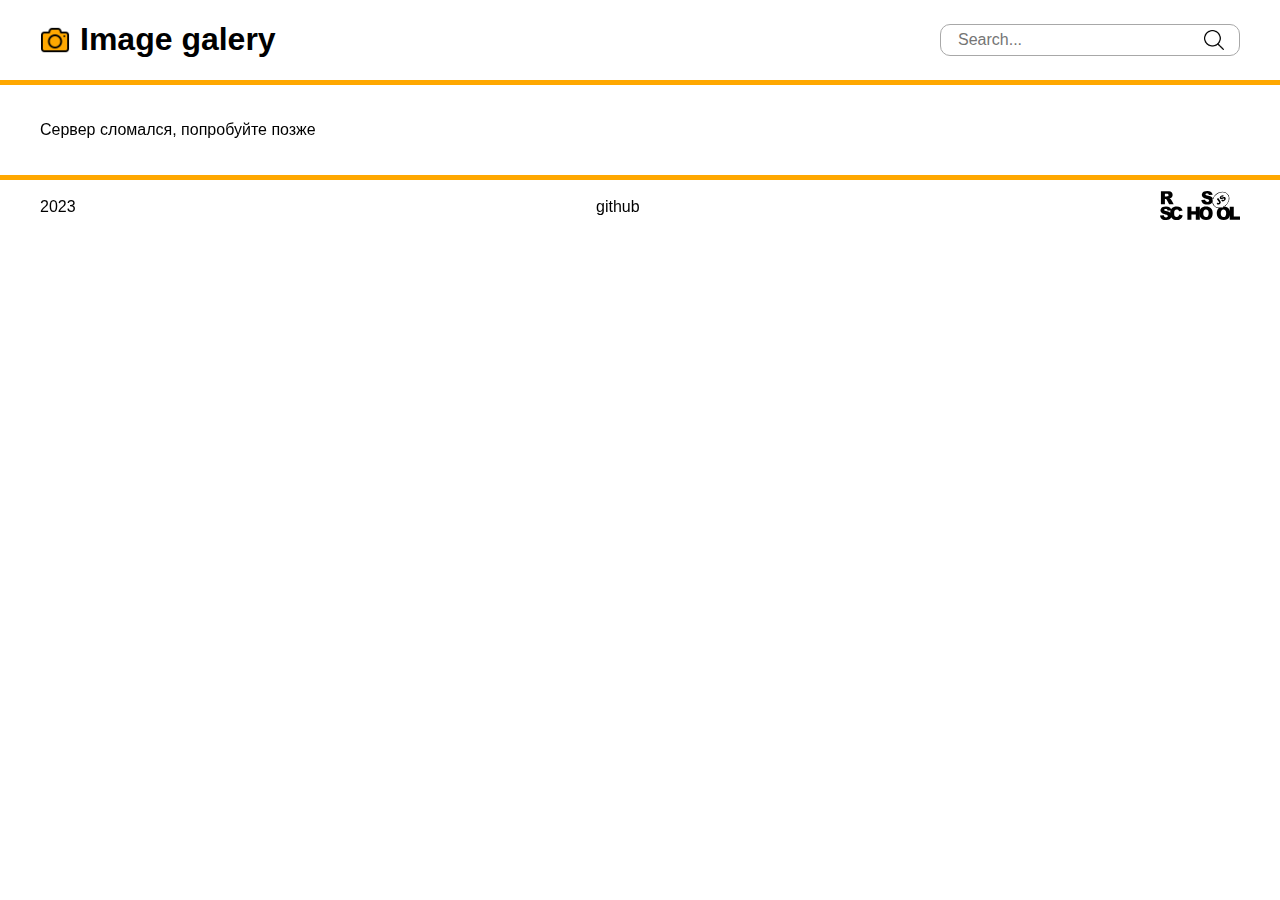
<file: image-galery/index.html>
<!DOCTYPE html>
<html lang="en">
<head>
    <meta charset="UTF-8">
    <meta name="viewport" content="width=device-width, initial-scale=1.0">
    <title>Image galery</title>
    <link rel="stylesheet" href="css/normalize.css">
    <link rel="stylesheet" href="css/style.css">
</head>
<body>
    <header class="header">
        <div class="container header-container">
            <div class="logo-wrapper">
                <img class="logo-img" src="image/logo.png" alt="logo" width="30" height="30">
                <h1 class="header-title">Image galery</h1>
            </div>
            <form class="search">
                <input type="text" class="search-input" placeholder="Search..." autofocus autocomplete="off">
                <div class="cancel-btn"></div>
                <button class="search-btn"></button>
            </form>
        </div>
    </header>

    <div class="container">
        <div class="app"></div>
    </div>

    <footer class="footer">
        <div class="container footer-container">
            <div class="year">2023</div>
            <a class="gh-link" href="https://github.com/Aguloff" target="_blank">github</a>
            <a href="https://rs.school/js-stage0/" target="_blank">
                <img class="rs-logo" src="image/rs_school_js.svg" alt="logo rs" width="80" height="30">
            </a>
        </div>
    </footer>
    <script src="index.js"></script>
</body>
</html>
</file>
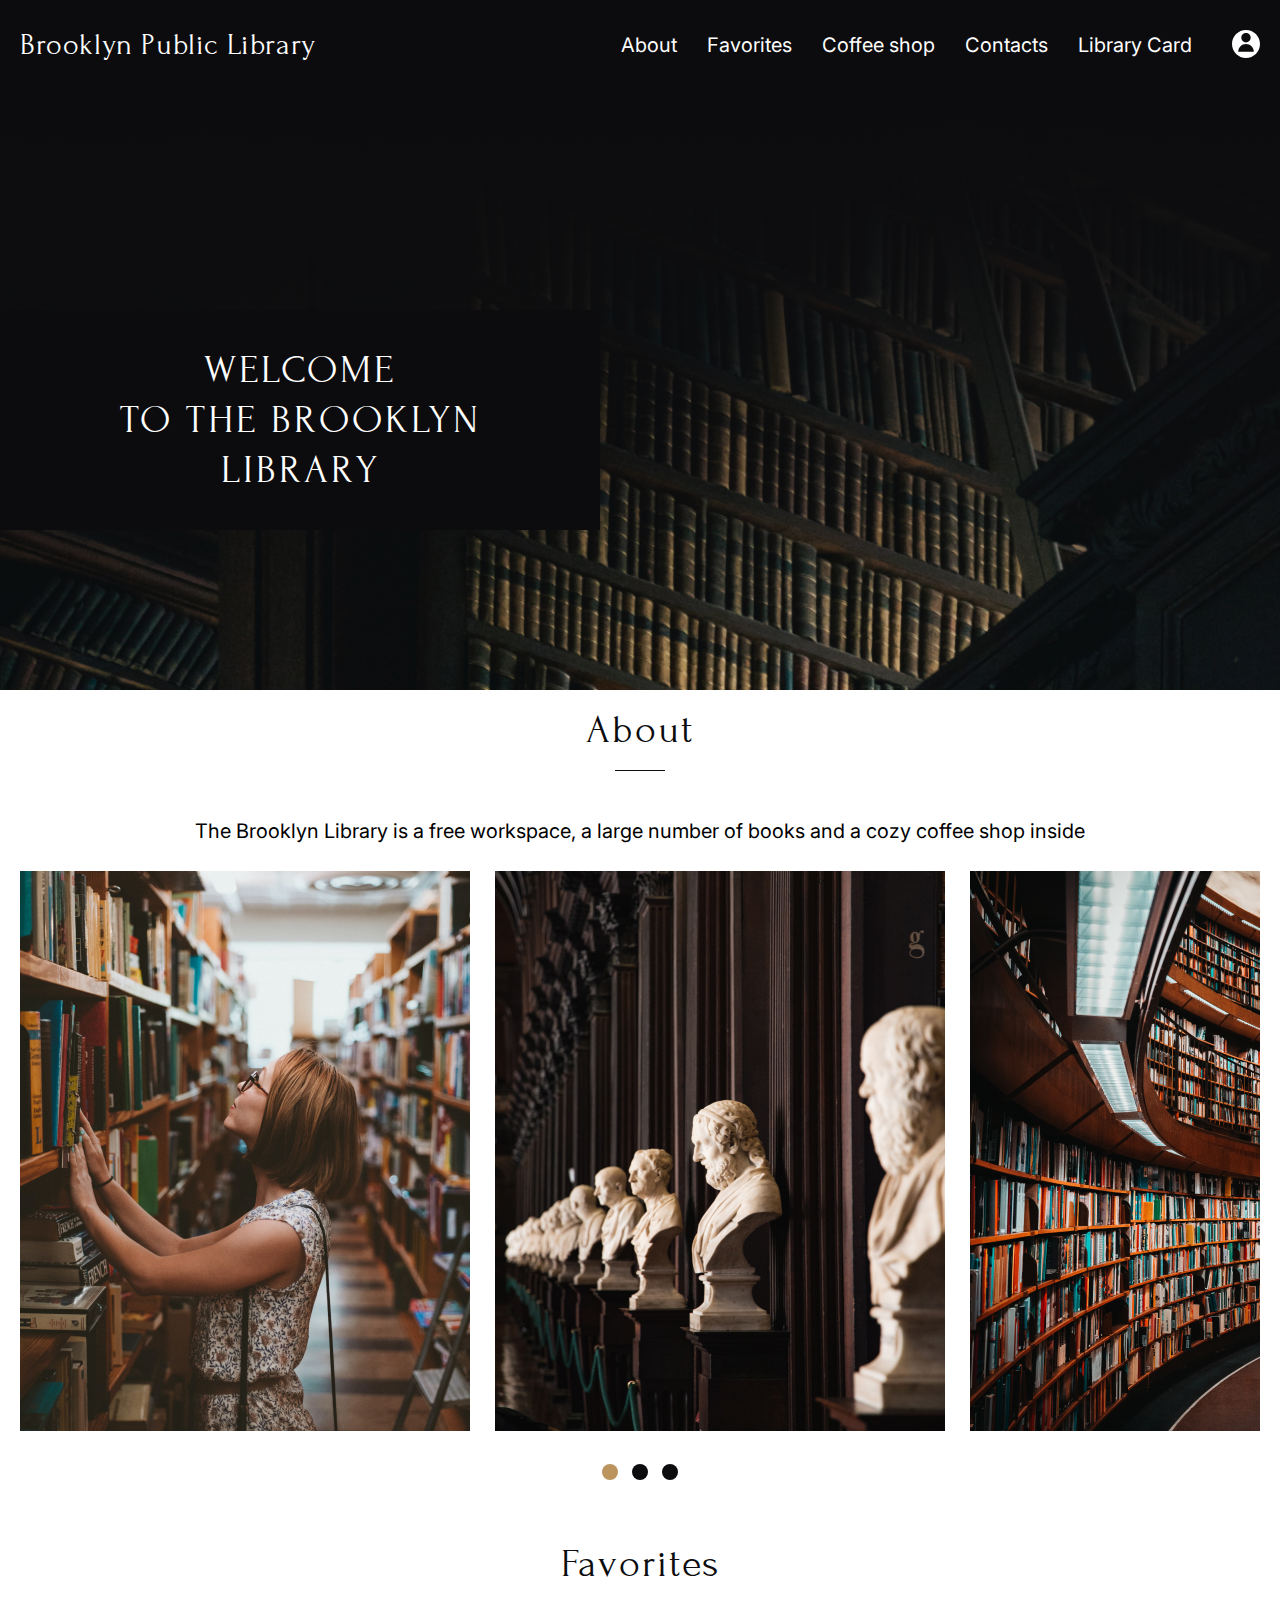
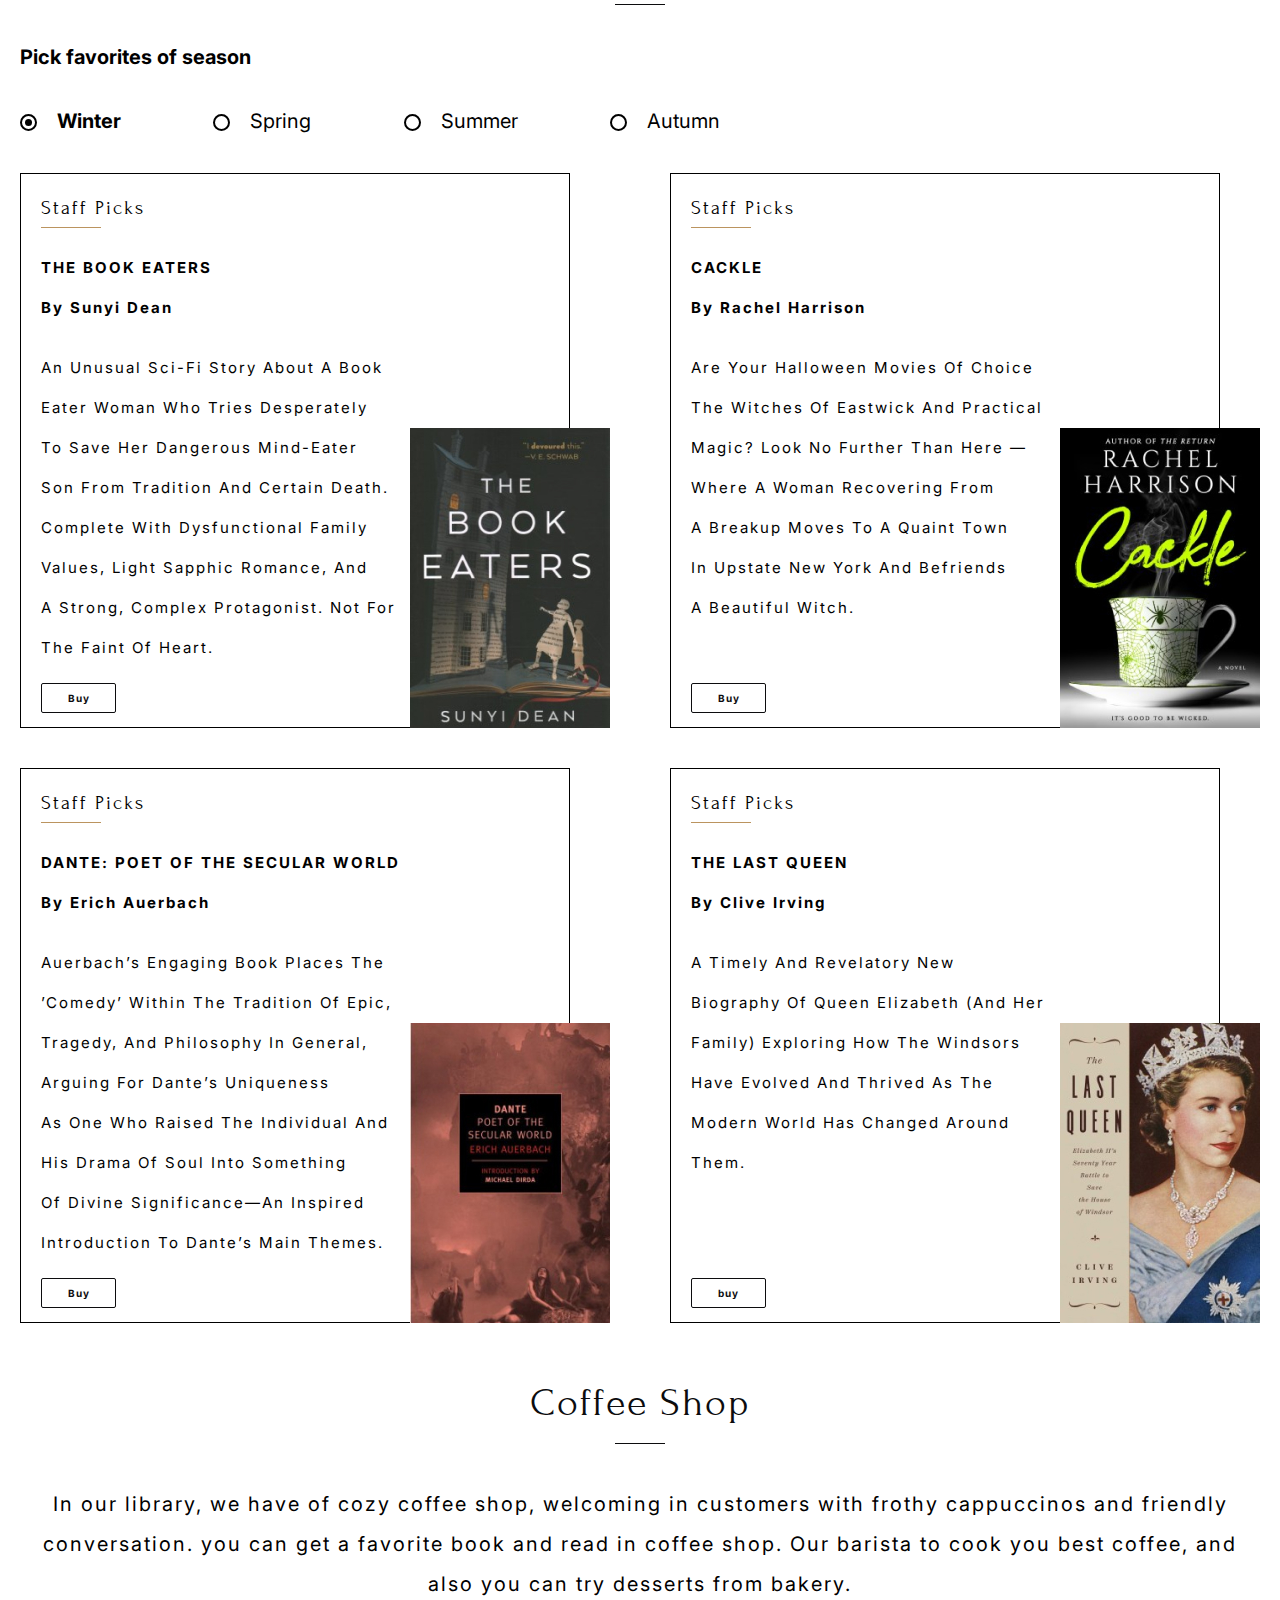
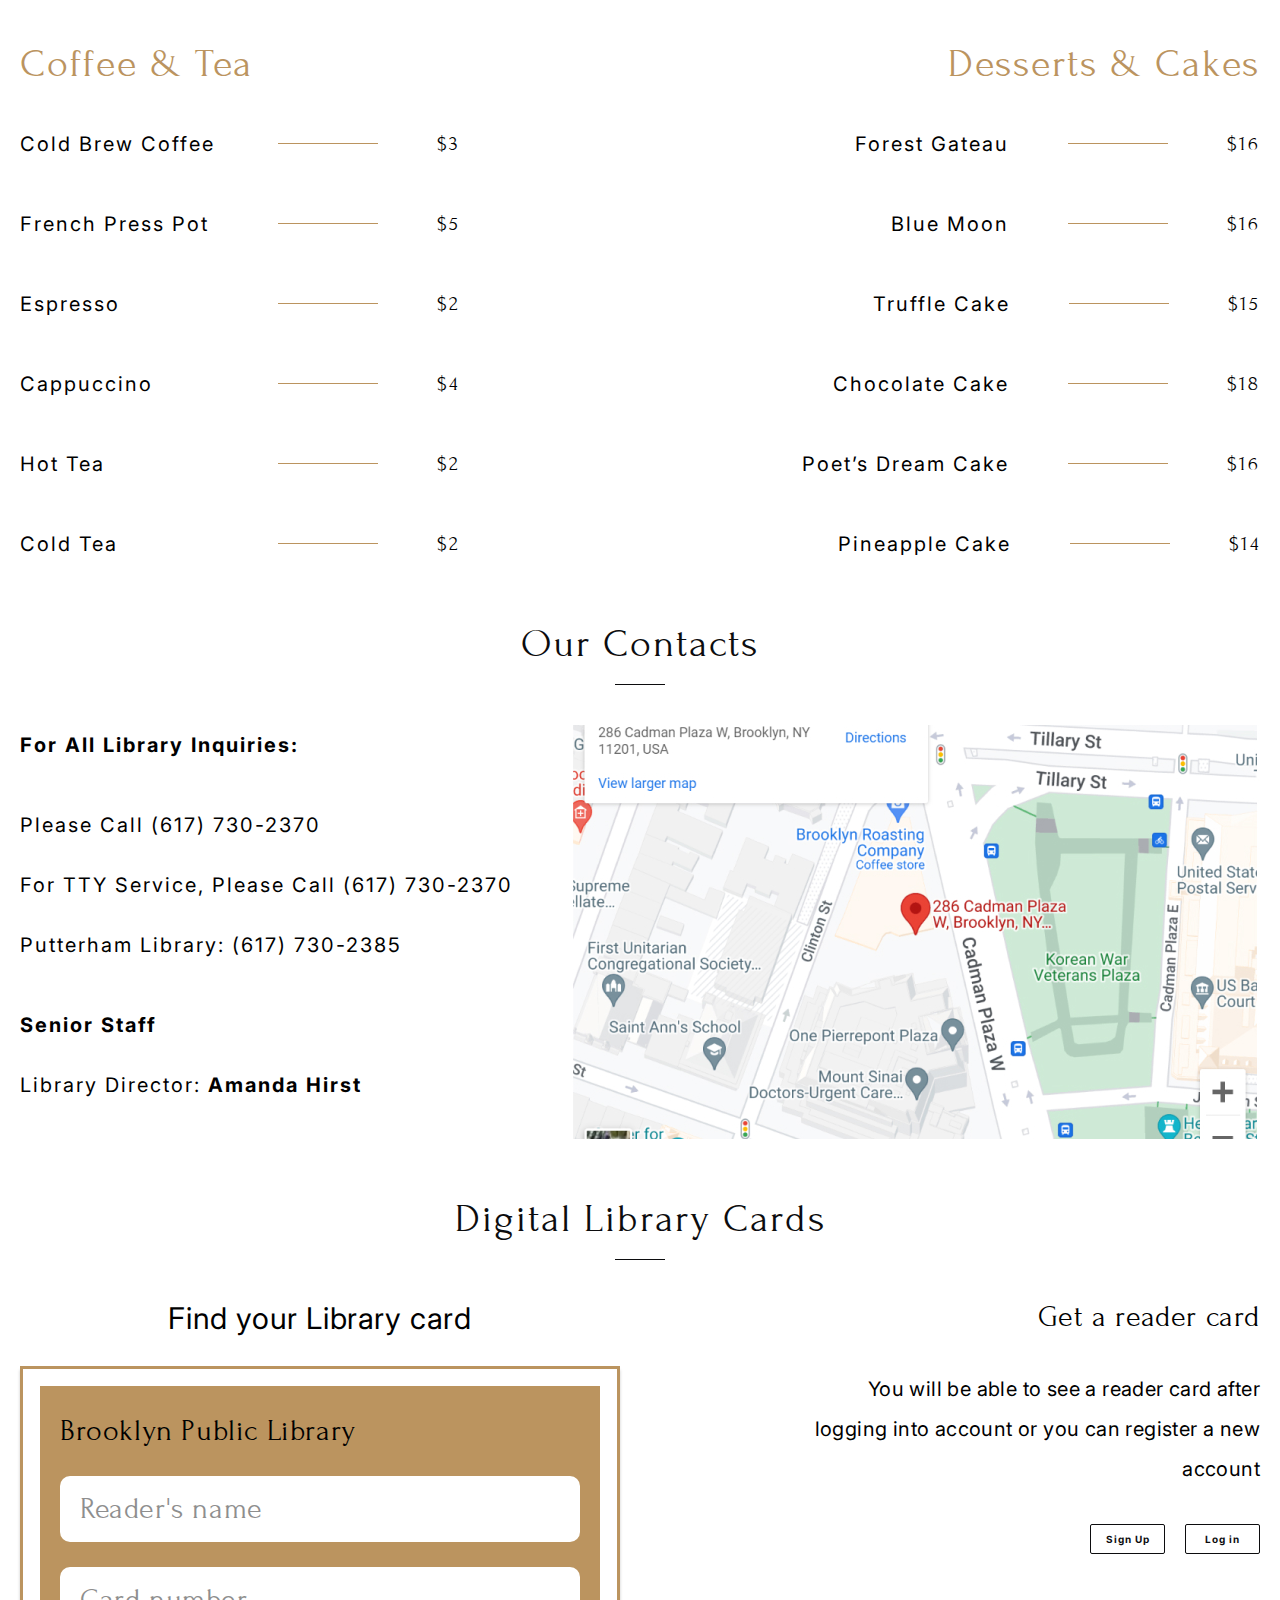
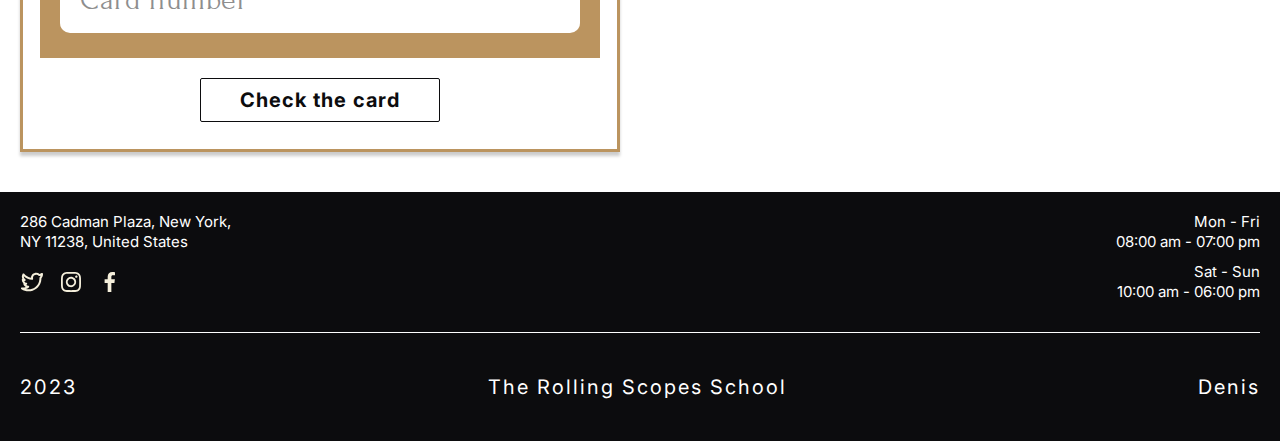
<file: library/index.html>
<!DOCTYPE html>
<html lang="en">
<head>
    <meta charset="UTF-8">
    <meta name="viewport" content="width=device-width, initial-scale=1.0">
    <title>Library</title>
    <link rel="icon" href="assets/img/favicon.png">
    <link rel="stylesheet" href="css/normalize.css">
    <link href="https://fonts.googleapis.com/css2?family=Forum&family=Inter:wght@400;700&display=swap" rel="stylesheet">
    <link rel="stylesheet" href="css/style.css">
    <script defer src="index.js"></script>
</head>
<body>
    <div class="modal"></div>
    <div class="dark-modal dark-modal--register">
        <div class="modal-content">
            <button class="btn-close"></button>
            <h3 class="modal-content__title">Register</h3>
            <form action="" class="register-form">
                <p class="input-descr">First name</p>
                <input class="modal-input" type="text" name="firstName">
                <p class="input-descr">Last name</p>
                <input class="modal-input" type="text" name="lastName">
                <p class="input-descr">E-mail</p>
                <input class="modal-input" type="email" name="email">
                <p class="input-descr">Password</p>
                <input class="modal-input" type="password" name="password">
                <div class="errors errors--register"></div>
                <button class="login-btn" id="reg">Sign Up</button>
            </form>
            <div class="question-wrapper">
                <span class="question-descr">Already have an account?</span>
                <button class="qustion-btn login">Login</button>
            </div>
        </div>
    </div>
    <div class="dark-modal dark-modal--login">
        <div class="modal-content">
            <button class="btn-close"></button>
            <h3 class="modal-content__title">Login</h3>
            <form action="" class="login-form">
                <p class="input-descr">E-mail or readers card</p>
                <input class="modal-input" type="email" name="email">
                <p class="input-descr">Password</p>
                <input class="modal-input" type="password" name="password">
                <div class="errors errors--login"></div>
                <button class="login-btn" id="login">Log In</button>
            </form>
            <div class="question-wrapper">
                <span class="question-descr">Don’t have an account?</span>
                <button class="qustion-btn register">Register</button>
            </div>
        </div>
    </div>
    <div class="dark-modal dark-modal--profile">
        <div class="profile-content">
                <div class="profile-initials">
                    <div class="name-wrapper">
                        <div class="initials">JK</div>
                        <div class="user-full-name">John Doe</div>
                    </div>
                </div>
                <div class="main-info">
                    <h2 class="main-info__title">My profile</h2>
                    <h3 class="rented-books">Rented books</h3>
                    <div class="card-namber-wrapper">
                        <span>Card number</span>
                        <span id="card-number"></span>
                        <button class="copy-btn" title="Copy card number"></button>
                    </div>
                </div>
                <button class="btn-close btn-close--paddings"></button>
        </div>
    </div>
    <div class="dark-modal dark-modal--buy">
        <div class="buy-content">
            <div class="buy-content__title">
                <h3>Buy a library card</h3>
            </div>
            <div class="buy-wrapper">
                <form class="buy-form">
                    <p class="input-descr">Bank card number</p>
                    <input type="number" class="modal-input" name="bankCard">
                    <p class="input-descr">Expiration code</p>
                    <div class="buy-input-wrapper gap-10">
                        <input type="text" class="modal-input modal-input--short" maxlength="2" name="code"><input type="text" class="modal-input modal-input--short"  maxlength="2" name="code">
                    </div>
                    <p class="input-descr">CVC</p>
                    <input type="text" class="modal-input modal-input--short" name="cvc"  maxlength="3">
                    <p class="input-descr">Cardholder name</p>
                    <input type="text" class="modal-input" name="holderName">
                    <p class="input-descr">Postal code</p>
                    <input type="text" class="modal-input" name="postalCode">
                    <p class="input-descr">City / Town</p>
                    <input type="text" class="modal-input" name="city">
                    <div class="errors-buy errors"></div>
                    <div class="buy-input-wrapper">
                        <button id="buy">Buy</button>
                        <span class="price-card">$ 25.00</span>
                    </div>
                </form>
                <div class="buy-descr">
                    <p class="buy-descr__text">If you are live, work, attend school, or pay property taxes in New York State, you can get a $25 digital library card right now using this online form. Visitors to New York State can also use this form to apply for a temporary card.</p>
                </div>
            </div>
            <button class="btn-close btn-close--white btn-close--paddings"></button>
        </div>
    </div>
    <header class="header">
        <div class="container header-container">
            <h1 class="header-title">Brooklyn Public Library</h1>
            <nav class="nav">
                <ul class="nav-list">
                    <li class="nav-item">
                        <a class="nav-link" href="#about">About</a>
                    </li>
                    <li class="nav-item">
                        <a class="nav-link" href="#favorites">Favorites</a>
                    </li>
                    <li class="nav-item">
                        <a class="nav-link" href="#coffee-shop">Coffee shop</a>
                    </li>
                    <li class="nav-item">
                        <a class="nav-link" href="#contacts">Contacts</a>
                    </li>
                    <li class="nav-item">
                        <a class="nav-link" href="#library-card">Library Card</a>
                    </li>
                </ul>
            </nav>
            <div class="profile-wrapper">
                <button class="profile-btn"></button>
                <div class="profile-menu no-auth">
                    <h3 class="profile-menu__title">Profile</h3>
                    <button class="profile-menu__btn login">Log In</button>
                    <button class="profile-menu__btn register">Register</button>
                </div>
                <div class="profile-menu with-auth">
                    <h3 class="profile-menu__title title-number"></h3>
                    <button class="profile-menu__btn my-profile">My profile</button>
                    <button class="profile-menu__btn log-out">Log Out</button>
                </div>
            </div>
            <button class="burger">
                <span class="burger__line"></span>
                <span class="burger__line"></span>
                <span class="burger__line"></span>
            </button>
        </div>
    </header>

    <main class="main">
    <section class="welcome">
        <div class="container welcome-container">
            <div class="welcome-content">
                <h2 class="welcome-title">Welcome<br>to&nbsp;the Brooklyn Library</h2>
            </div>
        </div>
    </section>

    <section class="about" id="about">
        <div class="container about-container">
            <h2 class="section-title">About</h2>
            <p class="about-descr">The Brooklyn Library is&nbsp;a&nbsp;free workspace, a&nbsp;large number of&nbsp;books and a cozy coffee shop inside</p>
            <div class="slider">
                <button class="button-arrow button-arrow--left"></button>
                <div class="slider-wrapper">
                    <ul class="slider-list">
                        <li class="slider-item">
                            <img class="slider-img" src="assets/img/sld-1.jpg" alt="girl in the library" width="450" height="560">
                        </li>
                        <li class="slider-item">
                            <img class="slider-img" src="assets/img/sld-2.jpg" alt="busts" width="450" height="560">
                        </li>
                        <li class="slider-item">
                            <img class="slider-img" src="assets/img/sld-3.jpg" alt="bookshelves" width="450" height="560">
                        </li>
                        <li class="slider-item">
                            <img class="slider-img" src="assets/img/sld-4.jpg" alt="bookshelves" width="450" height="560">
                        </li>
                        <li class="slider-item">
                            <img class="slider-img" src="assets/img/sld-5.jpg" alt="bookshelves" width="450" height="560">
                        </li>
                    </ul>
                </div>
                <button class="button-arrow button-arrow--right"></button>
                <div class="pagination">
                    <button class="pagination-btn pagination-btn--active"></button>
                    <button class="pagination-btn"></button>
                    <button class="pagination-btn"></button>
                    <button class="pagination-btn"></button>
                    <button class="pagination-btn"></button>
                </div>
            </div>
        </div>
    </section>

    <section class="favorites" id="favorites">
        <div class="container">
            <h2 class="section-title">Favorites</h2>
            <p class="season-selection">Pick favorites of&nbsp;season</p>
            <ul class="season-list">
                <li class="season-item" data-path="one">
                    <label class="custom-radio">
                        <input type="radio" name="season" checked>
                        <span>Winter</span>
                    </label>
                </li>
                <li class="season-item" data-path="two">
                    <label class="custom-radio">
                        <input type="radio" name="season">
                        <span>Spring</span>
                    </label>
                </li>
                <li class="season-item" data-path="three">
                    <label class="custom-radio">
                        <input type="radio" name="season">
                        <span>Summer</span>
                    </label>
                </li>
                <li class="season-item" data-path="four">
                    <label class="custom-radio">
                        <input type="radio" name="season">
                        <span>Autumn</span>
                    </label>
                </li>
            </ul>
            <ul class="favorites-list favorites-list--active" data-target="one">
                <li class="favorites-item">
                    <p class="staff">Staff Picks</p>
                    <h3 class="name-book">
                        <span class="uppercase">The Book Eaters</span>
                        By Sunyi Dean
                    </h3>
                    <p class="descr-book">
                        An&nbsp;unusual sci-fi story about a&nbsp;book eater woman who tries desperately to&nbsp;save her dangerous mind-eater son from tradition and certain death. Complete with dysfunctional family values, light Sapphic romance, and a&nbsp;strong, complex protagonist. Not for the faint of&nbsp;heart.
                    </p>
                    <button class="buy">Buy</button>
                    <img class="book-img" src="assets/img/book-1.jpg" alt="book cover" width="200" height="300">
                </li>
                <li class="favorites-item">
                    <p class="staff">Staff Picks</p>
                    <h3 class="name-book">
                        <span class="uppercase">Cackle</span>
                        By Rachel Harrison
                    </h3>
                    <p class="descr-book">
                        Are your Halloween movies of&nbsp;choice The Witches of&nbsp;Eastwick and Practical Magic? Look no&nbsp;further than here&nbsp;&mdash; where a&nbsp;woman recovering from a&nbsp;breakup moves to&nbsp;a&nbsp;quaint town in&nbsp;upstate New York and befriends a&nbsp;beautiful witch.
                    </p>
                    <button class="buy">Buy</button>
                    <img class="book-img" src="assets/img/book-2.jpg" alt="book cover" width="200" height="300">
                </li>
                <li class="favorites-item">
                    <p class="staff">Staff Picks</p>
                    <h3 class="name-book">
                        <span class="uppercase">Dante: Poet of the Secular World</span>
                        By Erich Auerbach
                    </h3>
                    <p class="descr-book">
                        Auerbach&rsquo;s engaging book places the &rsquo;Comedy&rsquo; within the tradition of&nbsp;epic, tragedy, and philosophy in&nbsp;general, arguing for Dante&rsquo;s uniqueness as&nbsp;one who raised the individual and his drama of&nbsp;soul into something of&nbsp;divine significance&mdash;an inspired introduction to&nbsp;Dante&rsquo;s main themes.
                    </p>
                    <button class="buy">Buy</button>
                    <img class="book-img" src="assets/img/book-3.jpg" alt="book cover" width="200" height="300">
                </li>
                <li class="favorites-item">
                    <p class="staff">Staff Picks</p>
                    <h3 class="name-book">
                        <span class="uppercase">The Last Queen</span>
                        By Clive Irving
                    </h3>
                    <p class="descr-book">
                        A&nbsp;timely and revelatory new biography of&nbsp;Queen Elizabeth (and her family) exploring how the Windsors have evolved and thrived as&nbsp;the modern world has changed around them.
                    </p>
                    <button class="buy">buy</button>
                    <img class="book-img" src="assets/img/book-4.jpg" alt="book cover" width="200" height="300">
                </li>
            </ul>
            <ul class="favorites-list" data-target="two">
                <li class="favorites-item">
                    <p class="staff">Staff Picks</p>
                    <h3 class="name-book">
                        <span class="uppercase">The Body</span>
                        By Stephen King
                    </h3>
                    <p class="descr-book">
                        Powerful novel that takes you back to a nostalgic time, exploring both the beauty and danger and loss of innocence that is youth.
                    </p>
                    <button class="buy">Buy</button>
                    <img class="book-img" src="assets/img/book-5.jpg" alt="book cover" width="200" height="300">
                </li>
                <li class="favorites-item">
                    <p class="staff">Staff Picks</p>
                    <h3 class="name-book">
                        <span class="uppercase">Carry: A Memoir of Survival on Stolen Land</span>
                        By Toni Jenson
                    </h3>
                    <p class="descr-book">
                        This memoir about the author's relationship with gun violence feels both expansive and intimate, resulting in a lyrical indictment of the way things are.
                    </p>
                    <button class="buy">Buy</button>
                    <img class="book-img" src="assets/img/book-6.jpg" alt="book cover" width="200" height="300">
                </li>
                <li class="favorites-item">
                    <p class="staff">Staff Picks</p>
                    <h3 class="name-book">
                        <span class="uppercase">Days of Distraction</span>
                        By Alexandra Chang
                    </h3>
                    <p class="descr-book">
                        A sardonic view of Silicon Valley culture, a meditation on race, and a journal of displacement and belonging, all in one form-defying package of spare prose.
                    </p>
                    <button class="buy">Buy</button>
                    <img class="book-img" src="assets/img/book-7.jpg" alt="book cover" width="200" height="300">
                </li>
                <li class="favorites-item">
                    <p class="staff">Staff Picks</p>
                    <h3 class="name-book">
                        <span class="uppercase">Dominicana</span>
                        By Angie Cruz
                    </h3>
                    <p class="descr-book">
                        A fascinating story of a teenage girl who marries a man twice her age with the promise to bring her to America. Her marriage is an opportunity for her family to eventually immigrate. For fans of Isabel Allende and Julia Alvarez.
                    </p>
                    <button class="buy">Buy</button>
                    <img class="book-img" src="assets/img/book-8.jpg" alt="book cover" width="200" height="300">
                </li>
            </ul>
            <ul class="favorites-list" data-target="three">
                <li class="favorites-item">
                    <p class="staff">Staff Picks</p>
                    <h3 class="name-book">
                        <span class="uppercase">Crude: A Memoir</span>
                        By&nbsp;Pablo Fajardo &amp;&nbsp;Sophie Tardy-Joubert
                    </h3>
                    <p class="descr-book">
                        Drawing and color by Damien Roudeau | This book illustrates the struggles of a group of indigenous Ecuadoreans as they try to sue the ChevronTexaco company for damage their oil fields did to the Amazon and her people
                    </p>
                    <button class="buy">Buy</button>
                    <img class="book-img" src="assets/img/book-9.jpg" alt="book cover" width="200" height="300">
                </li>
                <li class="favorites-item">
                    <p class="staff">Staff Picks</p>
                    <h3 class="name-book">
                        <span class="uppercase">Let My People Go Surfing</span>
                        By Yvon Chouinard
                    </h3>
                    <p class="descr-book">
                        Chouinard—climber, businessman, environmentalist—shares tales of courage and persistence from his experience of founding and leading Patagonia, Inc. Full title: Let My People Go Surfing: The Education of a Reluctant Businessman, Including 10 More Years of Business Unusual.
                    </p>
                    <button class="buy">Buy</button>
                    <img class="book-img" src="assets/img/book-10.jpg" alt="book cover" width="200" height="300">
                </li>
                <li class="favorites-item">
                    <p class="staff">Staff Picks</p>
                    <h3 class="name-book">
                        <span class="uppercase">The Octopus Museum: Poems</span>
                        By Brenda Shaughnessy
                    </h3>
                    <p class="descr-book">
                        This collection of bold and scathingly beautiful feminist poems imagines what comes after our current age of environmental destruction, racism, sexism, and divisive politics.
                    </p>
                    <button class="buy">Buy</button>
                    <img class="book-img" src="assets/img/book-11.jpg" alt="book cover" width="200" height="300">
                </li>
                <li class="favorites-item">
                    <p class="staff">Staff Picks</p>
                    <h3 class="name-book">
                        <span class="uppercase">Shark Dialogues: A Novel</span>
                        By Kiana Davenport
                    </h3>
                    <p class="descr-book">
                        An epic saga of seven generations of one family encompasses the tumultuous history of Hawaii as a Hawaiian woman gathers her four granddaughters together in an erotic tale of villains and dreamers, queens and revolutionaries, lepers and healers.
                    </p>
                    <button class="buy">Buy</button>
                    <img class="book-img" src="assets/img/book-12.jpg" alt="book cover" width="200" height="300">
                </li>
            </ul>
            <ul class="favorites-list" data-target="four">
                <li class="favorites-item">
                    <p class="staff">Staff Picks</p>
                    <h3 class="name-book">
                        <span class="uppercase">Casual Conversation</span>
                        By Renia White
                    </h3>
                    <p class="descr-book">
                        White's impressive debut collection takes readers through and beyond the concepts of conversation and the casual - both what we say to each other and what we don't, examining the possibilities around how we construct and communicate identity. 
                    </p>
                    <button class="buy">Buy</button>
                    <img class="book-img" src="assets/img/book-13.jpg" alt="book cover" width="200" height="300">
                </li>
                <li class="favorites-item">
                    <p class="staff">Staff Picks</p>
                    <h3 class="name-book">
                        <span class="uppercase">The Great Fire</span>
                        By Lou Ureneck
                    </h3>
                    <p class="descr-book">
                        The harrowing story of an ordinary American and a principled Naval officer who, horrified by the burning of Smyrna, led an extraordinary rescue effort that saved a quarter of a million refugees from the Armenian Genocide
                    </p>
                    <button class="buy">Buy</button>
                    <img class="book-img" src="assets/img/book-14.jpg" alt="book cover" width="200" height="300">
                </li>
                <li class="favorites-item">
                    <p class="staff">Staff Picks</p>
                    <h3 class="name-book">
                        <span class="uppercase">Rickey: The Life and Legend</span>
                        By Howard Bryant
                    </h3>
                    <p class="descr-book">
                        With the fall rolling around, one can't help but think of baseball's postseason coming up! And what better way to prepare for it than reading the biography of one of the game's all-time greatest performers, the Man of Steal, Rickey Henderson?
                    </p>
                    <button class="buy">Buy</button>
                    <img class="book-img" src="assets/img/book-15.jpg" alt="book cover" width="200" height="300">
                </li>
                <li class="favorites-item">
                    <p class="staff">Staff Picks</p>
                    <h3 class="name-book">
                        <span class="uppercase">Slug: And Other Stories</span>
                        By Megan Milks
                    </h3>
                    <p class="descr-book">
                        Exes Tegan and Sara find themselves chained together by hairballs of codependency. A father and child experience the shared trauma of giving birth to gods from their wounds.
                    </p>
                    <button class="buy">Buy</button>
                    <img class="book-img" src="assets/img/book-16.jpg" alt="book cover" width="200" height="300">
                </li>
            </ul>
        </div>
    </section>

    <section class="coffee-shop" id="coffee-shop">
        <div class="container">
            <h2 class="section-title">Coffee shop</h2>
            <p class="coffee-descr">
                In&nbsp;our library, we&nbsp;have of&nbsp;cozy coffee shop, welcoming in&nbsp;customers with frothy cappuccinos and friendly conversation. you can get a&nbsp;favorite book and read in&nbsp;coffee shop. Our barista to&nbsp;cook you best coffee, and also you can try desserts from bakery.
            </p>
            <div class="coffee-wrapper">
                <div class="drinks">
                    <h3 class="coffee-title">Coffee &amp;&nbsp;Tea</h3>
                    <div class="menu-item">
                        <p class="name-item">Cold Brew Coffee</p><span class="line"></span><span class="price">$3</span>
                    </div>
                    <div class="menu-item">
                        <p class="name-item">French Press Pot</p><span class="line"></span><span class="price">$5</span>
                    </div>
                    <div class="menu-item">
                        <p class="name-item">Espresso</p><span class="line"></span><span class="price">$2</span>
                    </div>
                    <div class="menu-item">
                        <p class="name-item">Cappuccino</p><span class="line"></span><span class="price">$4</span>
                    </div>
                    <div class="menu-item">
                        <p class="name-item">Hot tea</p><span class="line"></span><span class="price">$2</span>
                    </div>
                    <div class="menu-item">
                        <p class="name-item">Cold tea</p><span class="line"></span><span class="price">$2</span>
                    </div>
                </div>
                <div class="food">
                    <h3 class="coffee-title">Desserts &amp;&nbsp;Cakes</h3>
                    <div class="menu-item">
                        <p class="name-item">Forest Gateau</p><span class="line"></span><span class="price">$16</span>
                    </div>
                    <div class="menu-item">
                        <p class="name-item">Blue Moon</p><span class="line"></span><span class="price">$16</span>
                    </div>
                    <div class="menu-item">
                        <p class="name-item">Truffle Cake</p><span class="line"></span><span class="price">$15</span>
                    </div>
                    <div class="menu-item">
                        <p class="name-item">Chocolate Cake</p><span class="line"></span><span class="price">$18</span>
                    </div>
                    <div class="menu-item">
                        <p class="name-item">Poet’s Dream Cake</p><span class="line"></span><span class="price">$16</span>
                    </div>
                    <div class="menu-item">
                        <p class="name-item">Pineapple Cake</p><span class="line"></span><span class="price">$14</span>
                    </div>
                </div>
            </div>
        </div>
    </section>

    <section class="our-contacts" id="contacts">
        <div class="container">
            <h2 class="section-title">Our Contacts</h2>
            <div class="contacts-wrapper">
                <div class="contacts">
                    <p class="inquiries">
                        <span class="strong-text">For all Library inquiries:</span>
                    </p>
                    <p class="contacts-item">
                        Please call <a href="tel:6177302370">(617) 730-2370</a>
                    </p>
                    <p class="contacts-item">
                        For TTY service, please call <a href="tel:6177302370">(617) 730-2370</a>
                    </p>
                    <p class="contacts-item">
                        Putterham Library: <a href="tel:6177302385">(617) 730-2385</a>
                    </p>
                    <p class="senior-staff">
                        <span class="strong-text">Senior Staff</span>
                    </p>
                    <p class="contacts-item">
                        Library Director: <a href="mailto:amandaHirst@gmail.com"><span class="strong-text">Amanda Hirst</span></a>
                    </p>
                </div>
                <img class="map" src="assets/img/map.jpg" alt="map" width="696" height="414">
            </div>
        </div>
    </section>

    <section class="library-cards" id="library-card">
        <div class="container">
            <h2 class="section-title">Digital Library Cards</h2>
            <div class="library-cards-wrapper">
                <div class="form-block">
                    <p class="form-block-descr">Find your Library card</p>
                    <form class="form">
                        <div class="input-wrapper">
                            <p class="form-name">Brooklyn Public Library</p>
                            <input class="input" type="text" placeholder="Reader's name" name="name">
                            <input class="input" type="text" placeholder="Card number" name="card">
                        </div>
                        <button class="form-btn">Check the card</button>
                    </form>
                </div>
                <div class="reader-card reader-card--unauth">
                    <p class="get-card">Get a reader card</p>
                    <p class="reader-card-descr">You will be able to see a reader card after logging into account or you can register a new account</p>
                    <div class="button-wrapper">
                        <button class="login-btn register">Sign Up</button>
                        <button class="login-btn login">Log in</button>
                    </div>
                </div>
                <div class="reader-card reader-card--auth">
                    <p class="get-card">Visit your profile</p>
                    <p class="reader-card-descr">With a digital library card you get free access to the Library’s wide array of digital resources including e-books, databases, educational resources, and more.</p>
                    <button class="login-btn my-profile">Profile</button>
                </div>
            </div>
        </div>
    </section>

    </main>
    <footer class="footer">
        <div class="container footer-container">
            <div class="footer-top">
                <div class="social">
                    <address class="address">
                        <a href="https://goo.gl/maps/BUECpo3BuWQ9VjzBA" target="_blank">286 Cadman Plaza, New York, NY&nbsp;11238, United States</a>
                    </address>
                    <ul class="social-list">
                        <li><a href="#"><img src="assets/img/tw.svg" alt="twitter" width="24" height="24"></a></li>
                        <li><a href="#"><img src="assets/img/inst.svg" alt="instagram" width="24" height="24"></a></li>
                        <li><a href="#"><img src="assets/img/fb.svg" alt="facebook" width="24" height="24"></a></li>
                    </ul>
                </div>
                <div class="time-wrapper">
                    <p class="time">Mon - Fri<br> 08:00 am - 07:00 pm</p>
                    <p class="time">Sat - Sun<br> 10:00 am - 06:00 pm</p>
                </div>
            </div>
            <div class="footer-bottom">
                <p class="footer-text">2023</p>
                <a class="footer-text" href="https://rs.school/js-stage0/" target="_blank">The Rolling Scopes School</a>
                <a class="footer-text" href="https://github.com/Aguloff" target="_blank">Denis</a>
            </div>
        </div>
    </footer>
</body>
</html>
</file>
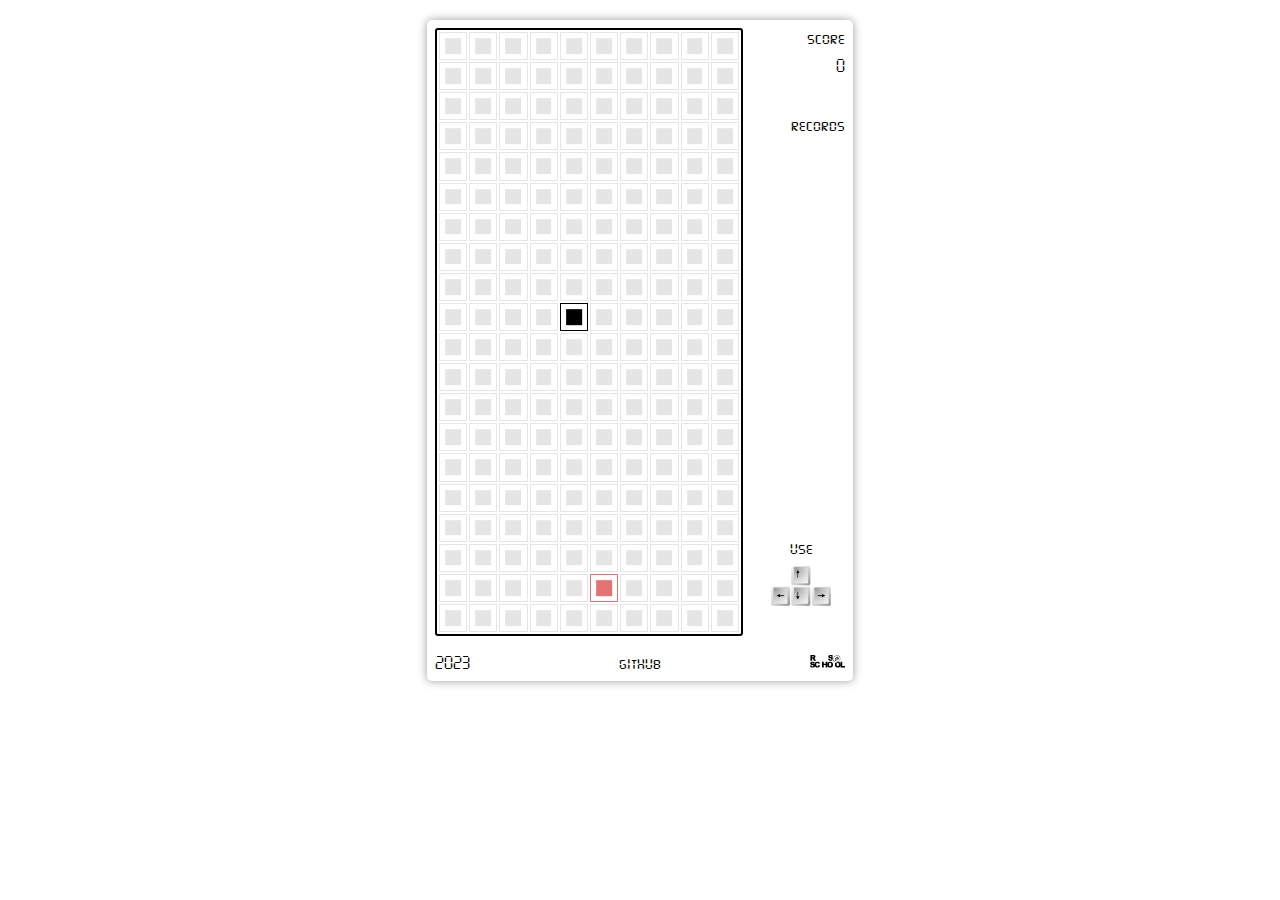
<file: random-game/index.html>
<!DOCTYPE html>
<html lang="en">
<head>
    <meta charset="UTF-8">
    <meta name="viewport" content="width=device-width, initial-scale=1.0">
    <title>Snake</title>
    <link rel="shortcut icon" href="assets/img/icon.png" type="image/x-icon">
    <link rel="stylesheet" href="css/normalize.css">
    <link rel="stylesheet" href="css/style.css">
</head>
<body>
    <div class="wrapper">
        <div class="game-wrapper">
            <div class="background">
                <div class="play-field"></div>
            </div>
            <div class="info">
                <div class="score">
                    <p>score</p>
                    <p id="score-value">0</p>
                </div>
                <div class="records">
                    <p>records</p>
                    <ul class="records-list"></ul>
                </div>
                <div class="help">
                    <span>use</span>
                    <img src="assets/img/arrows.png" alt="arrows" width="60" height="40">
                </div>
            </div>
        </div>
        <footer class="footer">
            <span>2023</span>
            <a href="https://github.com/Aguloff" target="_blank">github</a>
            <a href="https://rs.school/js-stage0/" target="_blank"><img src="assets/img/rs_school_js.svg" alt="logo" width="35" height="20"></a>
        </footer>
    </div>
    <script src="script.js"></script>
</body>
</html>
</file>
<file: image-galery/css/style.css>
* {
    box-sizing: border-box;
}

img {
    width: 380px;
    height: 214px;
    object-fit: cover;
}

a {
    color: inherit;
    text-decoration: none;
}

body {
    font-family: Arial, Helvetica, sans-serif;
}

.container {
    max-width: 1230px;
    margin: 0 auto;
    padding: 0 15px;
}

/* header */

.header {
    border-bottom: 5px solid rgb(255, 168, 0);
}

.header-container {
    display: flex;
    align-items: center;
    justify-content: space-between;
}

.logo-wrapper {
    display: flex;
    align-items: center;
    gap: 10px;
}

.logo-img {
    width: 30px;
    height: 30px;
}

.search {
    display: flex;
    align-items: center;
    width: 300px;
    padding: 5px 15px;
    border: 1px solid rgb(168, 168, 168);
    border-radius: 10px;
    gap: 10px;
}

.cancel-btn {
    width: 18px;
    height: 14px;
    padding: 0;
    background-image: url('../image/cancel.png');
    background-size: 100% 100%;
    background-repeat: no-repeat;
    cursor: pointer;
    opacity: 0;
    visibility: hidden;
}

.cancel-btn--active {
    opacity: 1;
    visibility: visible;
    transition: opacity .3s ease-in, visibility .3s ease-in;
}

.search-input {
    width: 100%;
    border: none;
    outline: none;
}

.search-btn {
    width: 25px;
    height: 20px;
    padding: 0;
    background-image: url('../image/search.png');
    background-size: 100% 100%;
    background-repeat: no-repeat;
    background-color: transparent;
    border: none;
    cursor: pointer;
}

/* app */

.app {
    display: flex;
    flex-wrap: wrap;
    justify-content: space-between;
    padding: 20px 0;
    gap: 20px 0;
}

.app img {
    cursor: pointer;
}

/* footer */

.footer {
    border-top: 5px solid rgb(255, 168, 0);
}

.footer-container {
    display: flex;
    align-items: center;
    justify-content: space-between;
    padding: 10px 15px;
}

.gh-link {
    transition: color .3s ease-in-out;
}

.gh-link:hover {
    color: rgb(255, 168, 0);
}

.rs-logo {
    width: 80px;
    height: 30px;
}

/* media */

@media (max-width: 1169px) {
    .app {
        justify-content: space-evenly;
    }
}

@media (max-width: 789px) {
    img {
        width: 100%;
    }
}
</file>
<file: library/css/style.css>
html {
    box-sizing: border-box;
    scroll-behavior: smooth;
}

*,
*::before,
*::after {
    box-sizing: inherit;
}

a {
    color: inherit;
    text-decoration: none;
}

img {
    max-width: 100%;
}

body {
    font-family: 'Forum', cursive;
    font-family: 'Inter', sans-serif;
}

.container {
    max-width: 1440px;
    margin: 0 auto;
    padding: 20px 20px 40px;
}

:root {
    --title-color: #0C0C0E;
    --white-color: #ffffff;
    --brown-color: #BB945F;
    --text-color: #000000;
    --grey-color: #8E8E8E;
}

/* header */

.header-title {
    margin: 0;
    margin-right: auto;
    font-family: Forum;
    font-style: normal;
    font-size: 30px;
    line-height: 50px;
    font-weight: 400;
    letter-spacing: 0.6px;
    color: var(--white-color);
}

.header-container {
    display: flex;
    align-items: center;
    background-color: var(--title-color);
}

.nav-list {
    display: flex;
    list-style: none;
    margin: 0 40px 0 0;
    padding: 0;
    gap: 30px;
}

.nav-link {  
    font-family: Inter;
    font-style: normal;
    font-size: 20px;
    line-height: 50px;
    font-weight: 400;
    color: var(--white-color);
    transition: text-shadow 0.2s ease-in-out;
}

.nav-link:hover {
    text-shadow: 0 0 10px var(--white-color);
}

.profile-wrapper {
    position: relative;
}

.profile-btn {
    width: 28px;
    height: 28px;
    background-color: transparent;
    background-image: url('../assets/img/icon_profile.svg');
    border: none;
    cursor: pointer;
}

.profile-btn--auth {
    padding: 0;
    font-family: Inter;
    font-style: normal;
    line-height: 20px;
    font-weight: 400;
    font-size: 15px;
    color: var(--brown-color);
    background-color: var(--white-color);
    background-image: none;
    border-radius: 50%;
}

.profile-menu {
    display: flex;
    position: absolute;
    flex-direction: column;
    align-items: center;
    top: 29px;
    right: 0;
    width: 80px;
    min-height: 115px;
    padding: 5px 0;
    background-color: var(--white-color);
    opacity: 0;
    visibility: hidden;
    transition: opacity 0.3s ease-in-out, visibility 0.3s ease-in-out;
}

.profile-menu--open {
    opacity: 1;
    visibility: visible;
}

.profile-menu__title {
    position: relative;
    margin: 0 0 20px;
    font-family: Inter;
    font-style: normal;
    font-size: 15px;
    font-weight: 700;
    line-height: 20px;
    color: var(--text-color);
}

.profile-menu__title::after {
    position: absolute;
    content: '';
    left: 50%;
    bottom: -5px;
    width: 40px;
    height: 1px;
    background-color: var(--brown-color);
    transform: translateX(-50%);
}

.profile-menu__btn {
    padding: 0;
    font-family: Inter;
    font-style: normal;
    font-size: 15px;
    font-weight: 400;
    line-height: 20px;
    text-align: center;
    background-color: transparent;
    border: none;
    cursor: pointer;
}

.profile-menu__btn:nth-child(2) {
    margin-bottom: 10px;
}

.burger {
    display: none;
}

/* welcome */

.welcome-container {
    padding: 200px 0 160px;
    background-image: linear-gradient(180deg, var(--title-color) 0%, var(--title-color) 0.01%, rgba(18, 18, 21, 0.10) 100%), url('../assets/img/welcome-bg.jfif');
    background-size: cover;
    background-repeat: no-repeat;
}

.welcome-content {
    max-width: 600px;
    padding: 35px 40px;
    background-color: var(--title-color);
}

.welcome-title {
    margin: 0;
    font-family: Forum;
    font-style: normal;
    font-size: 40px;
    line-height: 50px;
    font-weight: 400;
    letter-spacing: 3px;
    text-align: center;
    color: var(--white-color);
    text-transform: uppercase;
}

/* about */

.about-container {
    padding-bottom: 35px;
}

.section-title {
    position: relative;
    margin: 0 0 61px;
    font-family: Forum;
    font-style: normal;
    font-size: 40px;
    line-height: 40px;
    font-weight: 400;
    letter-spacing: 2px;
    text-align: center;
    color: var(--title-color);
    text-transform: capitalize;
}

.section-title::after {
    position: absolute;
    content: '';
    left: 50%;
    bottom: -21px;
    width: 50px;
    height: 1px;
    transform: translateX(-50%);
    background-color: var(--title-color);
}

.about-descr {
    margin: 0 0 20px;
    font-family: Inter;
    font-style: normal;
    font-size: 20px;
    line-height: 40px;
    font-weight: 400;
    text-align: center;   
    color: #000;  
}

.slider-wrapper {
    overflow: hidden;
}

.slider-list {
    display: flex;
    margin: 0 0 30px;
    padding: 0;
    width: 2350px;
    gap: 25px;
    list-style: none;
    transition: transform 0.3s ease-in-out;
}

.button-arrow {
    display: none;
}

.pagination {
    text-align: center;
    margin-bottom: 5px;
}

.pagination-btn {
    position: relative;
    width: 16px;
    height: 16px;
    padding: 0;
    background-color: var(--title-color);
    border-radius: 50%;
    border: none;
    cursor: pointer;
}

.pagination-btn:nth-child(2),
.pagination-btn:nth-child(3) {
    display: none;
}

.pagination-btn::before {
    content: "";
    position: absolute;
    top: -5px;
    left: -5px;
    right: -5px;
    bottom: -5px;
}

.pagination-btn:not(:last-child) {
    margin-right: 10px;
}

.pagination-btn--active {
    background-color: var(--brown-color); 
}

/* favorites */

.favorites {
    position: relative;
}

.season-selection {
    margin: 0 0 40px;
    font-family: Inter;
    font-style: normal;
    font-size: 20px;
    line-height: normal;
    font-weight: 700;
    color: var(--text-color);
}

.season-list {
    display: flex;
    justify-content: space-between;
    max-width: 700px;
    margin: 0 0 40px;
    padding: 0;
    list-style: none;
}

.custom-radio {
    cursor: pointer;
}

.custom-radio > input {
    display: none;
}

.custom-radio > span {
    position: relative;
    padding-left: 37px;
    font-family: Inter;
    font-style: normal;
    font-size: 20px;
    line-height: normal;
    font-weight: 400;
    color: var(--text-color);
    user-select: none;
}

.custom-radio > span::before {
    content: '';
    position: absolute;
    left: 0;
    top: 5px;
    width: 17px;
    height: 17px;
    background-position: center center;
    background-repeat: no-repeat;
    border: 2px solid var(--text-color);
    border-radius: 50%;
}

.custom-radio > input:checked + span {
    font-weight: 700; 
}

.custom-radio > input:checked + span::before {
    background-image: url(../assets/img/radio.svg);
}

.favorites-list {
    display: flex;
    position: absolute;
    justify-content: space-between;
    flex-wrap: wrap;
    margin: 0;
    padding: 0 40px 0 0;
    gap: 40px;
    list-style: none;
    opacity: 0;
    visibility: hidden;
    transform: translateX(-120%);
    transition: opacity 0.8s ease-in-out, visibility 0.8s ease-in-out;
}

.favorites-list--active {
    position: static;
    opacity: 1;
    visibility: visible;
    transform: none;
}

.close {
    animation-name: close;
    animation-duration: 0.5s;
}

@keyframes close {
    0% {
        opacity: 1;
    }
    100% {
        opacity: 0; 
    }
}

.favorites-item {
    position: relative;
    display: flex;
    flex-direction: column;
    align-items: flex-start;
    width: 550px;
    min-height: 555px;
    padding: 14px 20px;
    border: 1px solid var(--text-color);
}

.staff {
    position: relative;
    margin: 0 0 20px;
    font-family: Forum;
    font-style: normal;
    font-size: 20px;
    line-height: 40px;
    font-weight: 400;
    letter-spacing: 2px;
    color: var(--text-color);
    text-transform: capitalize;
}

.staff::after {
    content: '';
    position: absolute;
    left: 0;
    bottom: 0;
    width: 60px;
    height: 1px;
    background-color: var(--brown-color);
}

.name-book {
    margin: 0 0 20px;
    font-family: Inter;
    font-style: normal;
    font-size: 15px;
    line-height: 40px;
    font-weight: 700;
    letter-spacing: 2px;
    color: var(--text-color);
    text-transform: capitalize; 
}

.uppercase {
    display: block;
    text-transform: uppercase;
}

.descr-book {
    max-width: 355px;
    margin: 0 0 15px;
    font-family: Inter;
    font-style: normal;
    font-size: 15px;
    line-height: 40px;
    font-weight: 400;
    letter-spacing: 2px;
    color: var(--text-color);
    text-transform: capitalize;
}

.buy,
#buy {
    max-width: 75px;
    margin-top: auto;
    padding: 8px 26px;
    font-family: Inter;
    font-style: normal;
    font-size: 10px;
    line-height: normal;
    font-weight: 700;
    text-align: center;
    letter-spacing: 1px;
    color: var(--title-color);
    background-color: transparent;
    border: 1px solid var(--title-color);
    border-radius: 2px;
    cursor: pointer;
    transition: background-color 0.2s ease-in-out, border-color 0.2s ease-in-out;
}

.buy:hover,
#buy:hover {
    background-color: var(--brown-color);
    border-color: var(--brown-color);
}

.buy--own {
    color: var(--brown-color);
    border-color: var(--brown-color);
    pointer-events: none;
    user-select: none;
}

.book-img {
    position: absolute;
    bottom: -1px;
    right: -41px;
}

/* coffee shop */

.coffee-descr {
    margin: 0 0 40px;
    font-family: Inter;
    font-style: normal;
    font-size: 20px;
    line-height: 40px;
    font-weight: 400;
    letter-spacing: 2px;
    text-align: center;
    color: var(--text-color);
}

.coffee-title {
    margin: 0 0 40px;
    font-family: Forum;
    font-style: normal;
    font-size: 40px;
    line-height: 40px;
    font-weight: 400;
    letter-spacing: 2px;
    color: var(--brown-color);
    text-transform: capitalize;
}

.coffee-wrapper {
    display: flex;
    justify-content: space-between;
}

.menu-item {
    display: flex;
    align-items: center;
    gap: 59px;
}

.menu-item:not(:last-child) {
    margin-bottom: 40px;
}

.name-item {
    margin: 0;
    width: 199px;
    font-family: Inter;
    font-style: normal;
    font-size: 20px;
    line-height: 40px;
    font-weight: 400;
    letter-spacing: 2px;
    color: var(--text-color);
    text-transform: capitalize;
}

.line {
    width: 100px;
    border-bottom: 1px solid var(--brown-color);
}

.price {
    font-family: Forum;
    font-style: normal;
    font-size: 20px;
    line-height: 40px;
    font-weight: 400;
    letter-spacing: 2px;
    color: var(--text-color);
    text-transform: capitalize;
}

.food {
    display: flex;
    flex-direction: column;
    align-items: flex-end;
}

.food .name-item {
    width: auto;
}

/* our contacts */

.contacts-wrapper {
    display: flex;
    justify-content: space-between;
}

.inquiries {
    margin: 0 0 40px;
}

.strong-text {
    font-family: Inter;
    font-style: normal;
    font-size: 20px;
    line-height: 40px;
    font-weight: 700;
    letter-spacing: 2px;
    text-align: center;
    color: var(--text-color);
    text-transform: capitalize;
}

.contacts-item {
    margin: 0 0 20px;
    font-family: Inter;
    font-style: normal;
    font-size: 20px;
    line-height: 40px; /* 200% */
    font-weight: 400;
    letter-spacing: 2px;
    color: var(--text-color);
    text-transform: capitalize;
}

.contacts-item:nth-child(4) {
    margin-bottom: 40px;
}

.senior-staff {
    margin: 0 0 20px;
}

.contacts-item:last-child {
    margin: 0;
}

/* digital library cards */

.form-block {
    max-width: 600px;
}

.form-block-descr {
    margin: 0 0 30px;
    font-family: Inter;
    font-style: normal;
    font-size: 30px;
    line-height: normal;
    font-weight: 400;
    letter-spacing: 0.6px;
    text-align: center;
    color: var(--text-color);
}

.form-name {
    margin: 0 0 20px;
    font-family: Forum;
    font-style: normal;
    font-size: 30px;
    line-height: 50px;
    font-weight: 400;
    letter-spacing: 0.6px;
    color: var(--text-color);
}

.form {
    display: flex;
    flex-direction: column;
    align-items: center;
    padding: 17px 17px 27px;
    border: 3px solid var(--brown-color);
    box-shadow: 0 4px 3px rgba(0, 0, 0, 0.2);
}

.input-wrapper {
    margin-bottom: 20px;
    padding: 20px 20px 25px;
    background-color: var(--brown-color);
}

.input {
    width: 100%;
    padding: 8px 20px;
    font-family: Forum;
    font-style: normal;
    font-size: 30px;
    line-height: 50px;
    font-weight: 400;
    letter-spacing: 0.6px;
    color: var(--brown-color);
    border: none;
    border-radius: 10px;
}

.input:disabled {
    background-color: var(--white-color);
}

.input:focus {
    outline: 1px solid var(--text-color);
}

.input:nth-child(2) {
    margin-bottom: 25px;
}

.input::placeholder {
    color: var(--grey-color);
}

.form-btn {
    display: block;
    margin: 0 auto;
    padding: 9px 39px;
    font-family: Inter;
    font-style: normal;
    font-size: 20px;
    line-height: normal;
    font-weight: 700;
    letter-spacing: 1px;
    text-align: center;
    color: var(--title-color);
    background-color: transparent;
    border: 1px solid var(--title-color);
    border-radius: 2px;
    cursor: pointer;
    transition: background-color 0.2s ease-in-out, border-color 0.2s ease-in-out;
}

.form-btn:hover {
    background-color: var(--brown-color);
    border-color: var(--brown-color);
}

.user-info {
    display: flex;
    margin: 0;
    margin-top: -5px;
    padding: 0;
    list-style: none;
    gap: 22px;
}

.user-info__item {
    display: flex;
    flex-direction: column;
    align-items: center;
}

.user-info__title,
.user-info__count {
    margin: 0;
    font-family: Inter;
    font-style: normal;
    font-size: 10px;
    line-height: 20px;
    font-weight: 400;
    color: #000;
    letter-spacing: 0.2px;
    text-align: center;
    text-transform: capitalize;
}

.library-cards-wrapper {
    display: flex;
    justify-content: space-between;
}

.reader-card {
    display: flex;
    flex-direction: column;
    align-items: flex-end;
    max-width: 456px;
}

.reader-card--auth {
    display: none;
}

.get-card {
    margin: 0 0 35px;
    font-family: Forum;
    font-style: normal;
    font-size: 30px;
    line-height: normal;
    font-weight: 400;
    letter-spacing: 0.6px;
    color: var(--text-color);
}

.reader-card-descr {
    margin: 0 0 35px;
    font-family: Inter;
    font-style: normal;
    font-size: 20px;
    line-height: 40px;
    font-weight: 400;
    letter-spacing: 0.4px;
    text-align: right;
    color: var(--text-color);
}

.button-wrapper {
    display: flex;
    gap: 20px;
}

.login-btn {
    width: 75px;
    padding: 8px 13px;
    font-family: Inter;
    font-style: normal;
    font-size: 10px;
    line-height: normal;
    font-weight: 700;
    letter-spacing: 1px;
    text-align: center;
    color: var(--title-color);
    background-color: transparent;
    border: 1px solid var(--title-color);
    border-radius: 2px;
    cursor: pointer;
    transition: background-color 0.2s ease-in-out, border-color 0.2s ease-in-out;
}

.login-btn:hover {
    background-color: var(--brown-color);
    border-color: var(--brown-color);
}

/* footer */

.footer-container {
    background-color: var(--title-color);
}

.footer-top {
    display: flex;
    justify-content: space-between;
    padding-bottom: 20px;
    border-bottom: 1px solid var(--white-color);
}

.social {
    max-width: 229px;
}

.address {
    margin-bottom: 18px;
    font-family: Inter;
    font-style: normal;
    font-size: 15px;
    line-height: 20px;
    font-weight: 400;
    color: var(--white-color);
}

.social-list {
    display: flex;
    margin: 0;
    padding: 0;
    list-style: none;
    gap: 15px;
}

.time {
    margin: 0 0 10px;
    font-family: Inter;
    font-style: normal;
    font-size: 15px;
    line-height: 20px;
    font-weight: 400;
    text-align: right;
    color: var(--white-color);
}

.footer-bottom {
    display: flex;
    justify-content: space-between;
    padding-top: 44px;
    padding-bottom: 4px;
}

.footer-text {
    margin: 0;
    font-family: Inter;
    font-style: normal;
    font-size: 20px;
    line-height: 20px; /* 100% */
    font-weight: 400;
    letter-spacing: 2px;
    color: var(--white-color);
}

/* Модальные окна */

.modal {
    display: none;
    position: absolute;
    top: 0;
    right: 0;
    bottom: 0;
    left: 0;
}

.dark-modal {
    display: none;
    position: fixed;
    top: 0;
    right: 0;
    bottom: 0;
    left: 0;
    background-color: rgba(0, 0, 0, 0.4);
    z-index: 10;
}

.modal-content {
    position: relative;
    width: 250px;
    margin: auto;
    padding: 19px 25px;
    background-color: var(--white-color);
}

.modal-content__title {
    margin: 0 0 20px;
    font-family: Forum;
    font-style: normal;
    font-size: 20px;
    font-weight: 400;
    line-height: 20px;
    color: var(--text-color);
    letter-spacing: 0.4px;
    text-align: center;
    text-transform: uppercase;
}

.register-form,
.login-form {
    margin-bottom: 5px;
}

.input-descr {
    margin: 0 0 10px;
    font-family: Inter;
    font-style: normal;
    font-size: 15px;
    font-weight: 400;
    line-height: 20px;
    color: var(--text-color);
    letter-spacing: 0.3px;
}

.modal-label:nth-child(4) > input {
    margin-bottom: 20px;
}

.modal-input {
    width: 100%;
    height: 20px;
    margin-bottom: 10px;
    border: 1px solid var(--brown-color);
}

#reg {
    margin-top: 10px;
}

.login-form > .modal-input:nth-child(4) {
    margin-bottom: 20px; 
}

.errors {
    margin-top: -10px;
    margin-bottom: 10px;
    font-size: 12px;
    color: red;
}

.errors--register {
    margin: 0;
}

.question-descr {
    margin-right: 7px;
    font-family: Inter;
    font-style: normal;
    font-size: 10px;
    font-weight: 400;
    line-height: normal;
    color: var(--text-color);
    text-shadow: 0px 2px 3px rgba(255, 255, 255, 0.16);
}

.qustion-btn {
    padding: 0;
    font-family: Inter;
    font-style: normal;
    font-size: 10px;
    line-height: normal;
    font-weight: 700;
    letter-spacing: 1px;
    color: var(--title-color);
    text-align: center;
    text-decoration-line: underline;
    background-color: transparent;
    border: none;
    cursor: pointer;
}

.btn-close {
    position: absolute;
    top: 15px;
    right: 15px;
    width: 15px;
    height: 15px;
    padding: 0;
    background-color: transparent;
    background-image: url('../assets/img/close_btn.svg');
    background-size: cover;
    border: none;
    cursor: pointer;
}

.profile-content {
    position: relative;
    display: flex;
    margin: auto;
    min-height: 400px;
}

.profile-initials {
    display: flex;
    min-width: 170px;
    max-width: 240px;
    padding: 0 25px;
    background-color: var(--title-color);
}

.name-wrapper {
    display: flex;
    flex-direction: column;
    align-items: center;
    max-width: 100%;
    margin: auto;
    gap: 20px;
}

.initials {
    width: 80px;
    height: 80px;
    padding: 30px 0;
    color: #BB945F;
    font-family: Inter;
    font-style: normal;
    font-size: 20px;
    line-height: 20px;
    font-weight: 400;
    text-transform: capitalize;
    text-align: center;
    background-color: var(--white-color);
}

.user-full-name {
    max-width: 100%;
    padding: 5px 15px;
    font-family: Inter;
    font-style: normal;
    font-size: 20px;
    line-height: 20px;
    font-weight: 400;
    color: #000;
    text-transform: capitalize;
    text-align: center;
    background-color: var(--white-color);
}

.main-info {
    display: flex;
    flex-direction: column;
    width: 430px;
    padding: 40px 20px;
    background-color: var(--white-color);
}

.main-info__title {
    margin: 0 0 45px;
    font-family: Forum;
    font-style: normal;
    font-size: 40px;
    line-height: 20px;
    font-weight: 400;
    color: #000;
    letter-spacing: 0.8px;
    text-transform: uppercase;
}

.rented-books {
    margin: 20px 0 30px;
    font-family: Inter;
    font-style: normal;
    font-size: 25px;
    line-height: 20px;
    font-weight: 400;
    color: #0C0C0E;
}

.card-namber-wrapper {
    display: flex;
    align-items: center;
    margin-top: auto;
    font-family: Inter;
    font-style: normal;
    font-size: 20px;
    line-height: 20px;
    font-weight: 400;
    color: #0C0C0E;
    gap: 15px;
}

#card-number {
    color: var(--brown-color);
}

.list-empty {
    margin: auto 0;
}

.copy-btn {
    width: 15px;
    height: 13px;
    padding: 0;
    background-color: transparent;
    background-image: url('../assets/img/icon-copy.svg');
    background-size: cover;
    border: none;
    cursor: pointer;
    transition: background-image .3s ease, transform .3s ease;
}

.copy-btn--copied {
    background-image: url('../assets/img/coped.svg');
    background-repeat: no-repeat;
    background-size: cover;
    transform: translateY(-2px);
}

.books-list {
    display: flex;
    flex-direction: column;
    margin: 0 0 26px;
    min-height: 64px;
    max-height: 250px;
    padding-left: 30px;
    font-family: Inter;
    font-style: normal;
    line-height: 20px;
    font-size: 20px;
    color: #000;
    letter-spacing: 2px;
    gap: 10px;
    overflow: auto;
}

.buy-content__title {
    padding: 20px 0;
    font-family: Forum;
    font-style: normal;
    font-size: 34px;
    line-height: 20px; /* 50% */
    font-weight: 400;
    color: #FFF;
    text-align: center;
    letter-spacing: 0.8px;
    text-transform: uppercase;
    background-color: var(--title-color);
}

.buy-content__title h3 {
    margin: 0;
}

.buy-content  {
    position: relative;
    max-width: 640px;
    min-height: 540px;
    margin: auto;
    background-color: var(--white-color);
}

.buy-wrapper {
    display: flex;
    padding: 30px 35px;
    gap: 40px;
}

.buy-descr__text {
    width: 330px;
    margin: 0;
    color: #8E8E8E;
    font-family: Inter;
    font-style: normal;
    line-height: 20px;
    font-weight: 400;
    font-size: 15px;
    letter-spacing: 2px;
}

.buy-input-wrapper {
    display: flex;
    align-items: flex-end;
    margin-top: 10px;
    gap: 25px;
}

.price-card {
    font-family: Inter;
    font-style: normal;
    line-height: 20px; /* 100% */
    font-weight: 700;
    font-size: 20px;
    color: #0C0C0E;
    letter-spacing: 2px;
    text-transform: uppercase;
}

.modal-input--short {
    width: 45px;
}

.gap-10 {
    gap: 10px;
}

.btn-close--white {
    background-image: url(../assets/img/close_btn_white.svg);
}

.errors-buy {
    margin-top: 0;
}

.btn-close--paddings {
    top: 25px;
    right: 25px;
}

input[name="cvc"] {
    margin-bottom: 20px;
}

/* media */

@media (max-width: 1240px) {
    .favorites-list {
        flex-direction: column;
        align-items: center;
    }

    .favorites-item {
        width: 100%;
    }

    .descr-book {
        max-width: 75%;
    }

    .contacts-wrapper {
        flex-direction: column;
        gap: 70px;
    }

    .map {
        align-self: center;
    }

    .library-cards-wrapper {
        flex-direction: column;
        align-items: center;
        gap: 21px;
    }

    .reader-card {
        align-items: center;
        max-width: 600px;
    }

    .reader-card-descr {
        text-align: center;
    }
}

@media (max-width: 1024px) {
    .modal--active {
        display: block;
    }

    .nav {
        position: absolute;
        top: 0;
        right: 0;
        width: 332px;
        height: 570px;
        padding-top: 100px;
        background-color: var(--text-color);
        visibility: hidden;
        transform: translateY(-120%);
        transition: visibility 0.3s ease-in-out, transform 0.3s ease-in-out;
    }
    
    .profile-btn {
        z-index: 5;
    }

    .nav-list {
        flex-direction: column;
        align-items: center;
        margin-right: 0;
    }

    .burger {
        display: block;
        position: relative;
        width: 45px;
        height: 20px;
        margin-left: 40px;
        padding: 0;
        background-color: transparent;
        border: none;
        z-index: 5;
    }

    .burger__line {
        position: absolute;
        width: 100%;
        height: 2px;
        background-color: var(--white-color);
        transform: translateX(-50%);
    }

    .burger__line:first-child {
        top: 0;
    }

    .burger__line:nth-child(2) {
        top: 50%;
        transform: translateX(-50%) translateY(-50%);
    }

    .burger__line:last-child {
        bottom: 0;
    }

    .nav--active {
        visibility: visible;
        transform: none;
    }

    .burger--active 
    .burger__line:nth-child(2) {
        opacity: 0;
    }

    .burger--active 
    .burger__line:nth-child(1) {
        top: 50%;
        left: 0;
        transform-origin: center;
        transform: rotate(45deg);
        transition: transform 0.3s ease-in-out;
    }

    .burger--active 
    .burger__line:last-child {
        top: 50%;
        left: 0;
        transform-origin: center;
        transform: rotate(-45deg);
        transition: transform 0.3s ease-in-out;
    }

    .stop-scroll {
        overflow: hidden;
    }

    .coffee-wrapper {
        flex-direction: column;
        gap: 40px;
    }
}

@media (max-width: 768px) {
    .welcome-container {
        background-image: linear-gradient(180deg, var(--title-color) 0%, var(--title-color) 0.01%, rgba(18, 18, 21, 0.10) 50%), url('../assets/img/welcome-bg-768.jpg');
    }

    .slider {
        position: relative;
    }

    .slider-wrapper {
        margin: 0 auto;
        max-width: 450px;
    }

    .slider-list {
        gap: 0;
    }

    .pagination-btn:nth-child(2),
    .pagination-btn:nth-child(3) {
        display: inline-block;
    }

    .pagination-btn:not(:last-child) {
        margin-right: 5px;
    }

    .button-arrow {
        display: block;
        position: absolute;
        top: 46.6%;
        width: 24px;
        height: 24px;
        padding: 0;
        background-color: transparent;
        background-image: url(../assets/img/arrow-new.png);
        border: none;
        cursor: pointer;
    }

    .button-arrow--left {
        left: 57px;
        transform: rotate(180deg);
    }

    .button-arrow--right {
        right: 57px;
    }

    .season-list {
        position: sticky;
        top: 0;
        background-color: var(--white-color);
        z-index: 5;
    }

    .season-list--sticky {
        padding: 15px 0;
        box-shadow: 0 10px 10px -10px rgba(0, 0, 0, .3);
    }

    .favorites-item {
        max-width: 550px;
        min-height: 555px;
    }
    
    .descr-book {
        max-width: 355px;
    }

    .contacts-wrapper {
        gap: 100px;
    }

    .get-card {
        margin-bottom: 40px;
    }

    .reader-card-descr {
        margin-bottom: 40px;
    }
}

@media (max-width: 700px) {
    .button-arrow--left {
        left: 30px;
    }

    .button-arrow--right {
        right: 30px;
    }
}
</file>
<file: random-game/css/style.css>
@font-face {
    font-family: "Digital";
    font-style: normal;
    font-weight: 500;
    src: local('Digital'), url('../assets/fonts/digital.woff') format('woff');
    font-display: swap;
}

a {
    color: inherit;
    text-decoration: none;
}

body {
    font-family: "Digital", "Arial", sans-serif;
}

.wrapper {
    width: 410px;
    margin: 0 auto;
    padding: 8px;
    box-shadow: 0 0 10px rgba(0, 0, 0, .4);
    border-radius: 5px;
    transform: translateY(20px);
}

.game-wrapper {
    display: flex;
    margin-bottom: 15px;
}

.background {
    position: relative;
    display: grid;
    grid-template: repeat(20, 1fr) / repeat(10, 1fr);
    width: 300px;
    height: 600px;
    padding: 2px;
    gap: 2px;
    border: 2px solid black;
    border-radius: 3px;
    flex-shrink: 0;
}

.cell {
    position: relative;
    border: 1px solid rgba(0, 0, 0, .1);
}

.cell::after {
    position: absolute;
    content: '';
    left: 50%;
    top: 50%;
    width: 60%;
    height: 60%;
    background-color: rgba(0, 0, 0, .1);
    transform: translateX(-50%) translateY(-50%);
}

.cell-active {
    position: relative;
    border: 1px solid rgb(0,0,0);
}

.cell-active::after {
    position: absolute;
    content: '';
    left: 50%;
    top: 50%;
    width: 60%;
    height: 60%;
    transform: translateX(-50%) translateY(-50%);
    background-color: rgb(0,0,0);
}

.food {
    position: relative;
    border: 1px solid rgba(255,0,0, 0.5);
}

.food::after {
    position: absolute;
    content: '';
    left: 50%;
    top: 50%;
    width: 60%;
    height: 60%;
    transform: translateX(-50%) translateY(-50%);
    background-color: rgba(255,0,0, 0.5);
}

.play-field {
    display: grid;
    position: absolute;
    top: 0;
    left: 0;
    grid-template: repeat(20, 1fr) / repeat(10, 1fr);
    width: inherit;
    height: inherit;
    padding: 2px;
    gap: 2px;
}

.info {
    display: flex;
    flex-direction: column;
    align-items: flex-end;
    width: 100%;
    gap: 30px;
}

.score p, 
.records p {
    margin: 0;
    text-align: right;
    margin-bottom: 10px;
}

.footer {
    display: flex;
    align-items: center;
    justify-content: space-between;
}

.records-list {
    margin: 0;
    padding: 0;
    list-style: none;
}

.records-list li {
    text-align: right;
    margin-bottom: 10px;
}

.help {
    display: flex;
    flex-direction: column;
    align-items: center;
    margin-top: auto;
    margin-bottom: 30px;
    margin-right: 14px;
    gap: 10px;
}
</file>
